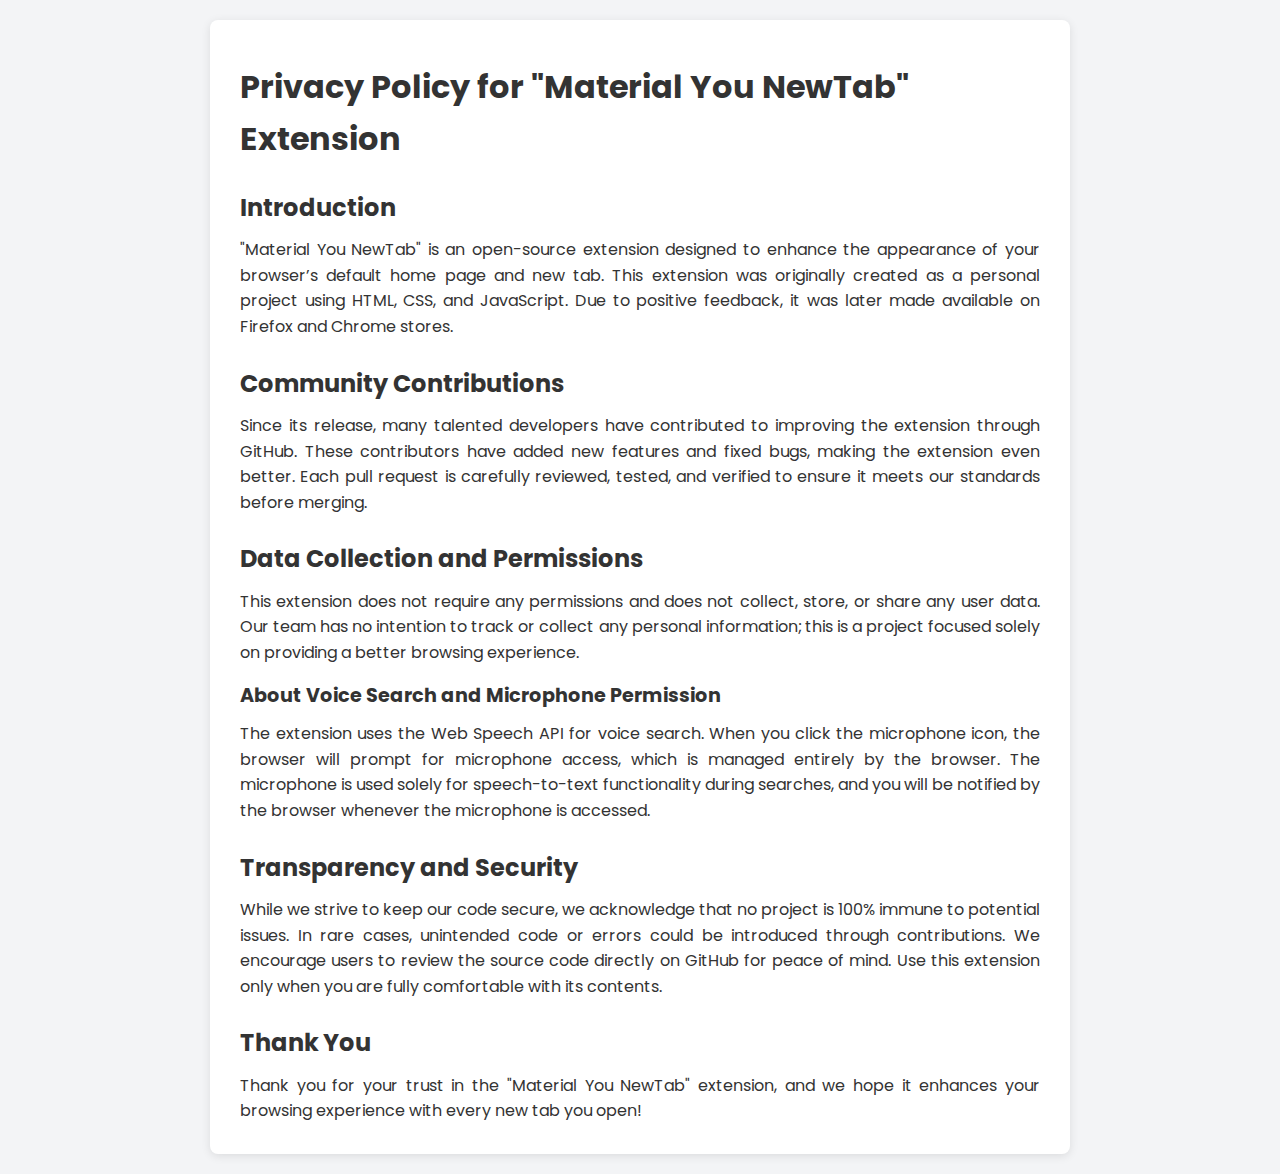
<file: privacy-policy.html>
<!DOCTYPE html>
<html lang="en">

<head>
    <meta charset="UTF-8">
    <meta name="viewport" content="width=device-width, initial-scale=1.0">
    <title>Privacy Policy for Material You NewTab Extension</title>
    <link href="https://fonts.googleapis.com/css2?family=Poppins:wght@400;600&display=swap" rel="stylesheet">
    <style>
        body {
            font-family: 'Poppins', sans-serif;
            background-color: #f3f4f6;
            color: #333;
            margin: 0;
            padding: 20px;
            line-height: 1.6;
        }

        .container {
            max-width: 800px;
            margin: auto;
            background: white;
            padding: 20px 30px;
            border-radius: 8px;
            box-shadow: 0 2px 10px rgba(0, 0, 0, 0.1);
        }



        h1 {
            font-size: 2rem;
            margin-bottom: 10px;
        }

        h2 {
            font-size: 1.5rem;
            margin-top: 25px;
            margin-bottom: 10px;
        }

        h3 {
            font-size: 1.2rem;
            margin-top: 15px;
            margin-bottom: 5px;
        }

        p {
            margin: 10px 0;
            text-align: justify;
        }

        a {
            color: #6200ea;
            text-decoration: none;
        }

        a:hover {
            text-decoration: underline;
        }
    </style>
</head>

<body>

    <div class="container">
        <h1>Privacy Policy for "Material You NewTab" Extension</h1>

        <h2>Introduction</h2>
        <p>"Material You NewTab" is an open-source extension designed to enhance the appearance of your browser’s
            default home page and new tab. This extension was originally created as a personal project using HTML, CSS,
            and JavaScript. Due to positive feedback, it was later made available on Firefox and Chrome stores.</p>

        <h2>Community Contributions</h2>
        <p>Since its release, many talented developers have contributed to improving the extension through GitHub. These
            contributors have added new features and fixed bugs, making the extension even better. Each pull request is
            carefully reviewed, tested, and verified to ensure it meets our standards before merging.</p>

        <h2>Data Collection and Permissions</h2>
        <p>This extension does not require any permissions and does not collect, store, or share any user data. Our team
            has no intention to track or collect any personal information; this is a project focused solely on providing
            a better browsing experience.</p>

        <h3>About Voice Search and Microphone Permission</h3>
        <p>The extension uses the Web Speech API for voice search. When you click the microphone icon, the browser will
            prompt for microphone access, which is managed entirely by the browser. The microphone is used solely for
            speech-to-text functionality during searches, and you will be notified by the browser whenever the
            microphone is accessed.</p>

        <h2>Transparency and Security</h2>
        <p>While we strive to keep our code secure, we acknowledge that no project is 100% immune to potential issues.
            In rare cases, unintended code or errors could be introduced through contributions. We encourage users to
            review the source code directly on GitHub for peace of mind. Use this extension only when you are fully
            comfortable with its contents.</p>

        <h2>Thank You</h2>
        <p>Thank you for your trust in the "Material You NewTab" extension, and we hope it enhances your browsing
            experience with every new tab you open!</p>

    </div>

</body>

</html>
</file>
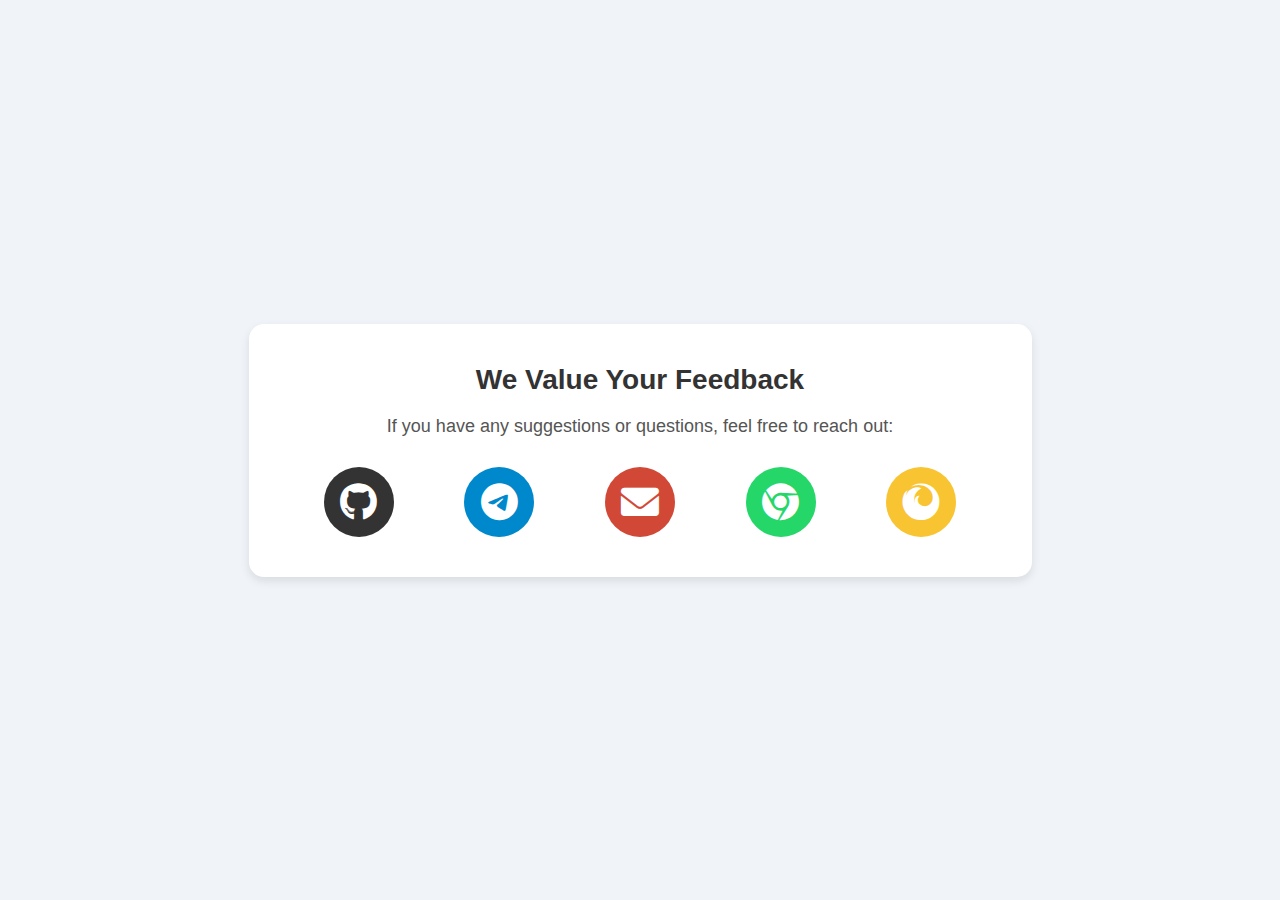
<file: docs/feedback.html>
<!DOCTYPE html>
<html lang="en">

<head>
    <meta charset="UTF-8">
    <meta name="viewport" content="width=device-width, initial-scale=1.0">
    <title>Feedback - MaterialYouNewTab</title>
    <link href="https://cdnjs.cloudflare.com/ajax/libs/font-awesome/6.0.0-beta3/css/all.min.css" rel="stylesheet">
    <style>
        body,
        h1,
        .feedback-message {
            margin: 0;
            padding: 0;
        }

        body {
            font-family: Arial, sans-serif;
            background-color: #f0f4f8;
            display: flex;
            justify-content: center;
            align-items: center;
            height: 100vh;
            color: #333;
        }

        .container {
            background-color: #fff;
            padding: 40px;
            border-radius: 15px;
            box-shadow: 0 4px 10px rgba(0, 0, 0, 0.1);
            text-align: center;
            max-width: 703px;
            width: 100%;
        }

        h1 {
            font-size: 28px;
            margin-bottom: 20px;
        }

        .feedback-message {
            font-size: 18px;
            color: #555;
            margin-bottom: 30px;
        }

        .contact-info {
            display: flex;
            justify-content: space-around;
            align-items: center;
            flex-wrap: wrap;
        }

        .contact-info a {
            color: #fff;
            text-decoration: none;
            width: 70px;
            height: 70px;
            display: flex;
            justify-content: center;
            align-items: center;
            border-radius: 50%;
            font-size: 38px;
            transition: transform 0.3s ease;
        }

        .contact-info a:hover {
            transform: scale(1.1);
        }

        .github {
            background-color: #333;
        }

        .telegram {
            background-color: #0088cc;
        }

        .email {
            background-color: #d14836;
        }

        .chrome {
            background-color: #25d669;
        }

        .firefox {
            background-color: #f9c431;
        }

        @media (max-width: 600px) {
            .contact-info a {
                font-size: 30px;
                width: 60px;
                height: 60px;
                margin: 20px;
            }
        }

        @media (prefers-color-scheme: dark) {
            body {
                background-color: #181818;
                color: #f0f4f8;
            }

            .container {
                background-color: #2a2a2a;
                box-shadow: 0 4px 10px rgba(0, 0, 0, 0.3);
            }

            .github {
                background-color: #1d1d1d;
            }

            h1,
            .feedback-message {
                color: #f0f4f8;
            }
        }
    </style>
</head>

<body>
    <div class="container">
        <h1>We Value Your Feedback</h1>
        <div class="feedback-message">
            <p>If you have any suggestions or questions, feel free to reach out:</p>
        </div>
        <div class="contact-info">
            <a href="https://github.com/raih9katerialYouNewTab/discussions" target="_blank" class="github"><i
                    class="fab fa-github"></i></a>
            <a href="https://t.me/Material_You_NewTab" target="_blank" class="telegram"><i
                    class="fab fa-telegram-plane"></i></a>
            <a href="mailto:raihankhan.dev@gmail.com" target="_blank" class="email"><i
                    class="fas fa-envelope"></i></a>
            <a href="https://chromewebstore.google.com/detail/mynt-material-you-new-tab/jjpokbgpiljgndebfoljdeihhkpcpfgl/reviews"
                target="_blank" class="chrome"><i class="fab fa-chrome"></i></a>
            <a href="https://addons.mozilla.org/en-US/firefox/addon/mynt/reviews/" target="_blank" class="firefox"><i
                    class="fab fa-firefox"></i></a>
        </div>
    </div>
</body>

</html>
</file>
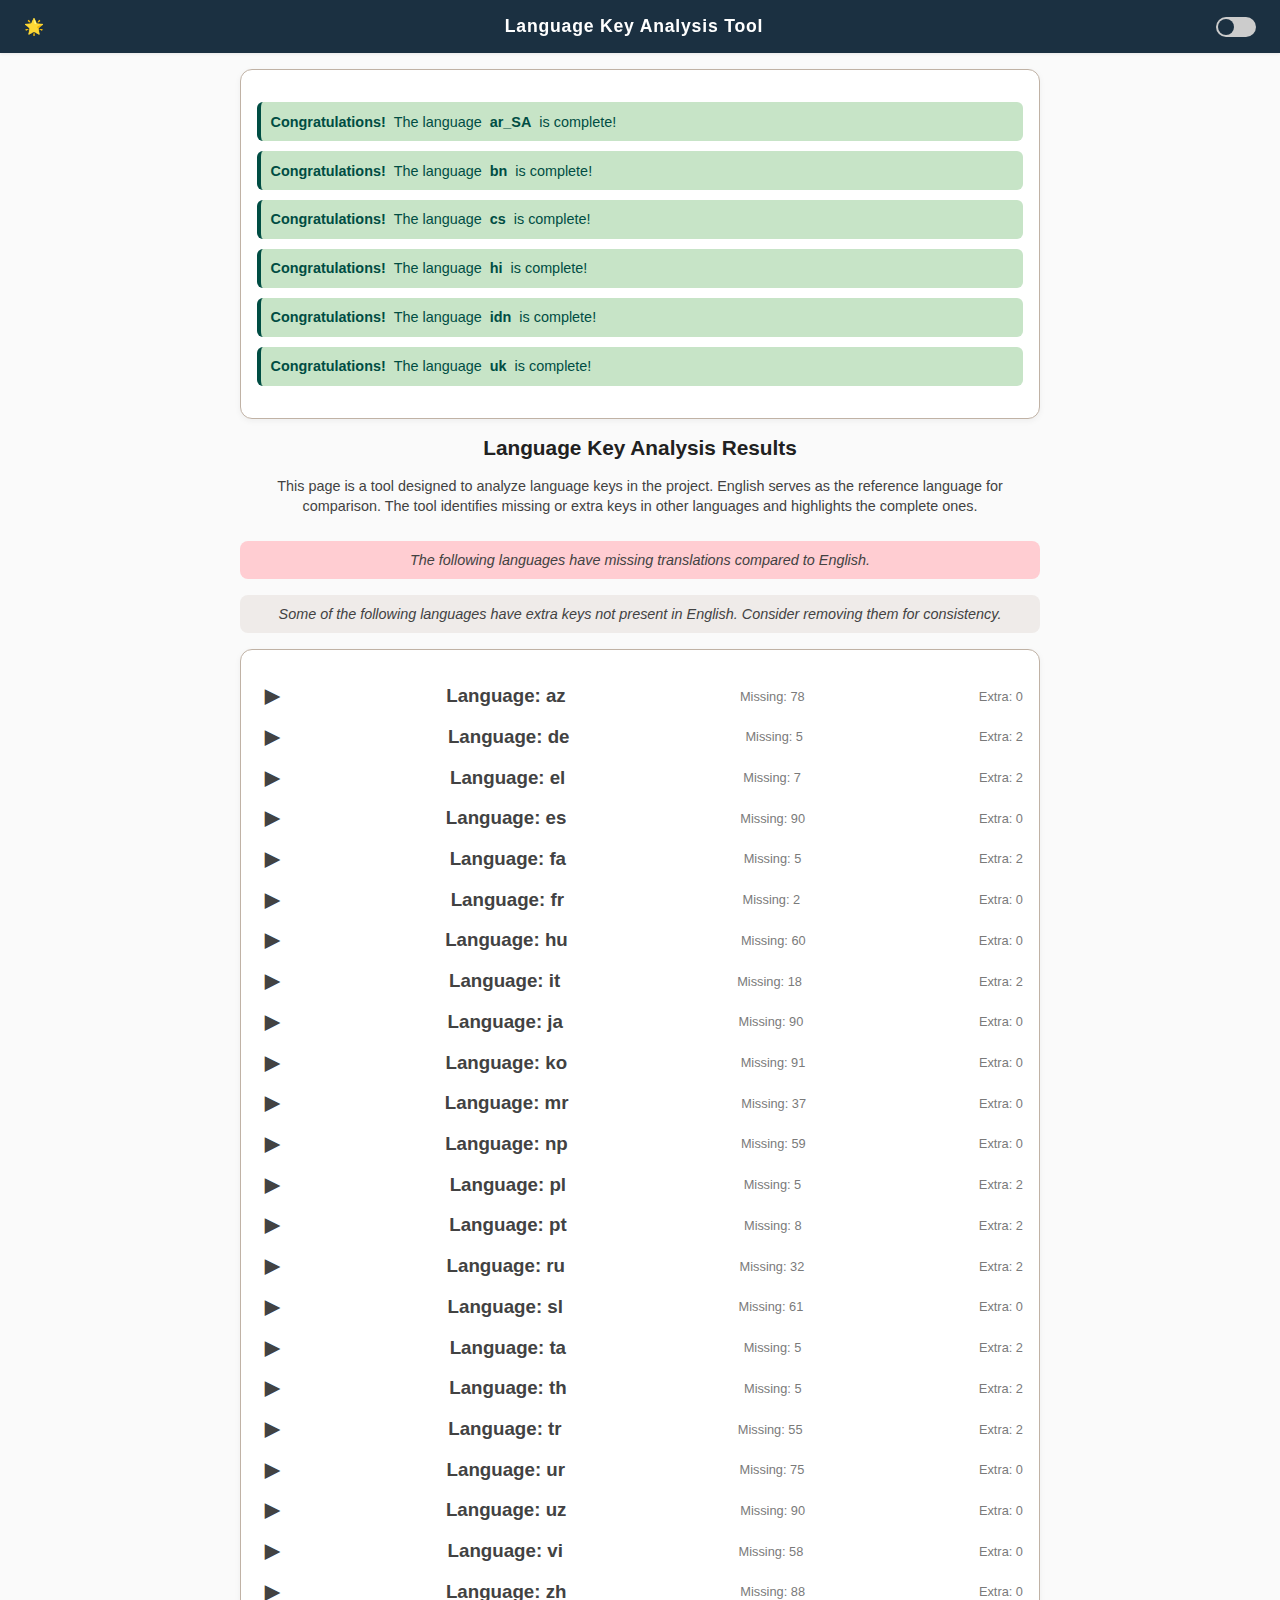
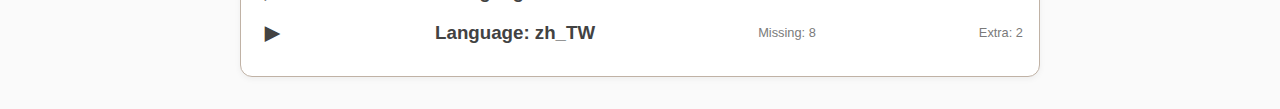
<file: tools/languagesAnalysis.html>
<!DOCTYPE html>
<html lang="en">

<head>
    <meta charset="UTF-8" />
    <meta name="viewport" content="width=device-width, initial-scale=1.0, maximum-scale=1.0, user-scalable=no" />
    <link rel="shortcut icon" href="../favicon/icon48.png" type="image/png">
    <title>Language Key Analysis</title>
    <style>
        :root {
            --md-sys-color-primary: #1b3041;
            --md-sys-color-on-primary: #ffffff;
            --md-sys-color-primary-container: #c7e4c7;
            --md-sys-color-secondary: #5d4037;
            --md-sys-color-on-secondary: #ffffff;
            --md-sys-color-secondary-container: #efebe9;
            --md-sys-color-on-secondary-container: #211a16;
            --md-sys-color-error: #860000;
            --md-sys-color-error-container: #ffcdd2;
            --md-sys-color-outline: #757575;
            --md-sys-color-background: #fafafa;
            --md-sys-color-on-background: #004d43;
            --md-sys-color-surface: #ffffff;
            --md-sys-color-on-surface: #212121;
            --md-sys-color-on-surface-variant: #424242;
            --md-sys-color-outline-variant: #c0b2a5;
        }

        :root .dark-mode {
            --md-sys-color-primary: #3c3c4c;
            --md-sys-color-on-primary: #ffffff;
            --md-sys-color-primary-container: #004d4377;
            --md-sys-color-secondary: #8d6e63;
            --md-sys-color-on-secondary: #322926;
            --md-sys-color-secondary-container: #594a44;
            --md-sys-color-on-secondary-container: #ebe1dd;
            --md-sys-color-error: #ef9a9a;
            --md-sys-color-error-container: #86000077;
            --md-sys-color-outline: #bdbdbd;
            --md-sys-color-background: #151627;
            --md-sys-color-on-background: #c7e4c7;
            --md-sys-color-surface: #212131;
            --md-sys-color-on-surface: #e0e0e0;
            --md-sys-color-on-surface-variant: #bdbdbd;
            --md-sys-color-outline-variant: #3c3c4c;
        }

        body {
            font-family: "Roboto", sans-serif;
            margin: 0;
            padding: 0;
            transition: background-color 0.3s, color 0.3s;
            background-color: var(--md-sys-color-background);
            color: var(--md-sys-color-on-background);
            display: flex;
            flex-direction: column;
            min-height: 100vh;
        }

        main {
            flex: 1;
            padding: 1rem;
            max-width: 800px;
            margin: 0 auto;
            overflow-y: auto;
            -webkit-overflow-scrolling: touch;
        }

        #results,
        #complete {
            border-radius: 12px;
            padding: 1rem;
            box-shadow: 0 2px 6px rgba(0, 0, 0, 0.05);
            margin-bottom: 1rem;
            transition: background-color 0.3s, border-color 0.3s;
            background-color: var(--md-sys-color-surface);
            border: 1px solid var(--md-sys-color-outline-variant);
        }

        #results ul,
        #complete ul {
            list-style: none;
            padding: 0;
        }

        #results li,
        #complete li {
            margin: 0.6rem 0;
            padding: 0.6rem;
            border-left: 4px solid;
            border-radius: 6px;
            transition: background-color 0.3s;
            line-height: 1.4;
            font-size: 0.9rem;
            display: flex;
            align-items: center;
            gap: 0.5rem;
        }

        #results li.missing {
            border-left-color: var(--md-sys-color-error);
            background-color: var(--md-sys-color-error-container);
            color: var(--md-sys-color-error);
        }

        #results li.extra {
            border-left-color: var(--md-sys-color-secondary);
            background-color: var(--md-sys-color-secondary-container);
        }

        #complete li {
            border-left-color: var(--md-sys-color-on-background);
            background-color: var(--md-sys-color-primary-container);
        }

        h2 {
            text-align: center;
            color: var(--md-sys-color-on-surface);
            transition: color 0.3s;
            margin-bottom: 1rem;
            font-size: 1.3rem;
        }

        .material-banner {
            display: flex;
            align-items: center;
            justify-content: space-between;
            background-color: var(--md-sys-color-primary);
            color: var(--md-sys-color-on-primary);
            padding: 1rem 1.5rem;
            border-radius: 0;
            box-shadow: 0 1px 3px rgba(0, 0, 0, 0.08);
            position: sticky;
            top: 0;
            z-index: 10;
        }

        .material-banner strong {
            margin-left: 0.5rem;
            font-size: 1.1rem;
            letter-spacing: 0.05rem;
        }

        nav {
            display: flex;
            justify-content: flex-end;
            gap: 0.5rem;
        }

        nav button {
            cursor: pointer;
            text-decoration: none;
            color: var(--md-sys-color-on-primary);
            font-weight: bold;
            padding: 0.6rem 1rem;
            background-color: var(--md-sys-color-secondary);
            border-radius: 6px;
            border: none;
            transition: background-color 0.3s;
            font-size: 0.9rem;
        }

        nav button:hover {
            background-color: var(--md-sys-color-secondary-container);
            color: var(--md-sys-color-on-secondary-container);
        }

        p {
            text-align: center;
            margin-bottom: 1.5rem;
            color: var(--md-sys-color-on-surface-variant);
            line-height: 1.4;
            font-size: 0.9rem;
        }

        /* Estilos para o checkbox */
        input[type="checkbox"] {
            appearance: none;
            -webkit-appearance: none;
            -moz-appearance: none;
            width: 18px;
            height: 18px;
            border: 2px solid var(--md-sys-color-error);
            border-radius: 4px;
            outline: none;
            cursor: pointer;
            transition: background-color 0.2s, border-color 0.2s;
        }

        input[type="checkbox"]:checked {
            background-color: var(--md-sys-color-error);
            border-color: var(--md-sys-color-error);
            background-image: url('data:image/svg+xml;utf8,<svg xmlns="http://www.w3.org/2000/svg" viewBox="0 0 24 24" fill="%23fff"><path d="M9 16.17L4.83 12l-1.42 1.41L9 19 21 7l-1.41-1.41z"/></svg>');
            background-size: 100% 100%;
            background-position: center;
            background-repeat: no-repeat;
        }

        li.checked {
            opacity: 0.7;
        }

        li.checked span {
            text-decoration: line-through;
        }

        .language-group {
            margin-bottom: 1rem;
        }

        .language-group h3 {
            margin-bottom: 0.5rem;
            color: var(--md-sys-color-on-surface-variant);
            padding-left: 0.5rem;
            display: flex;
            align-items: center;
            cursor: pointer;
            user-select: none;
            justify-content: space-between;
            /* Alinha o texto à esquerda e o contador à direita */
        }

        .language-group h3::before {
            content: "▶";
            display: inline-block;
            margin-right: 0.5rem;
            transition: transform 0.2s;
            transform: rotate(90deg);
        }

        .language-group.collapsed h3::before {
            transform: none;
        }

        .language-group ul {
            padding-left: 1rem;
        }

        .language-group.collapsed ul {
            display: none;
        }

        #theme-toggle {
            position: relative;
            width: 40px;
            height: 20px;
            border-radius: 15px;
            background-color: #ccc;
            border: none;
            transition: background-color 0.3s;
        }

        #theme-toggle::before {
            content: "";
            position: absolute;
            top: 2px;
            left: 2px;
            width: 16px;
            height: 16px;
            background-color: var(--md-sys-color-primary);
            border-radius: 50%;
            transition: left 0.3s ease;
        }

        body.dark-mode #theme-toggle::before {
            left: 22px;
        }

        /* Animação suave */
        .material-banner,
        nav button,
        #results,
        #complete,
        #results li,
        #complete li,
        input[type="checkbox"],
        #theme-toggle {
            transition: all 0.2s ease;
        }

        #incomplete-message {
            text-align: center;
            margin-bottom: 1rem;
            color: var(--md-sys-color-on-surface-variant);
            font-size: 0.9rem;
            font-style: italic;
            background-color: var(--md-sys-color-error-container);
            padding: 0.7rem;
            border-radius: 8px;
            display: block;
            animation: fadeIn 0.3s ease-in-out;
            /* Adicionando animação */
        }

        #extra-keys-message {
            text-align: center;
            margin-bottom: 1rem;
            color: var(--md-sys-color-on-surface-variant);
            font-size: 0.9rem;
            font-style: italic;
            background-color: var(--md-sys-color-secondary-container);
            padding: 0.7rem;
            border-radius: 8px;
            display: none;
            animation: fadeIn 0.3s ease-in-out;
        }

        @keyframes fadeIn {
            from {
                opacity: 0;
            }

            to {
                opacity: 1;
            }
        }

        .key-count {
            font-size: 0.8rem;
            font-weight: normal;
            margin-left: 1rem;
            opacity: 0.7;
        }

        ::-webkit-scrollbar {
            width: 6px;
        }

        ::-webkit-scrollbar-track {
            background-color: transparent;
        }

        ::-webkit-scrollbar-thumb {
            background-color: var(--md-sys-color-on-surface-variant);
            border-radius: 3px;
        }
    </style>
    <!-- SCRIPTS -->
    <script src="../locales/pt.js"></script>
    <script src="../locales/en.js"></script>
    <script src="../locales/es.js"></script>
    <script src="../locales/hi.js"></script>
    <script src="../locales/hu.js"></script>
    <script src="../locales/zh.js"></script>
    <script src="../locales/cs.js"></script>
    <script src="../locales/it.js"></script>
    <script src="../locales/tr.js"></script>
    <script src="../locales/bn.js"></script>
    <script src="../locales/vi.js"></script>
    <script src="../locales/ru.js"></script>
    <script src="../locales/uz.js"></script>
    <script src="../locales/ja.js"></script>
    <script src="../locales/ko.js"></script>
    <script src="../locales/idn.js"></script>
    <script src="../locales/mr.js"></script>
    <script src="../locales/fr.js"></script>
    <script src="../locales/az.js"></script>
    <script src="../locales/sl.js"></script>
    <script src="../locales/np.js"></script>
    <script src="../locales/zh_TW.js"></script>
    <script src="../locales/ur.js"></script>
    <script src="../locales/de.js"></script>
    <script src="../locales/fa.js"></script>
    <script src="../locales/ar_SA.js"></script>
    <script src="../locales/el.js"></script>
    <script src="../locales/ta.js"></script>
    <script src="../locales/th.js"></script>
    <script src="../locales/pl.js"></script>
    <script src="../locales/uk.js"></script>
</head>

<body class="light-mode">
    <div class="material-banner">
        <span>🌟</span>
        <strong>Language Key Analysis Tool</strong>
        <nav>
            <button id="theme-toggle"></button>
        </nav>
    </div>
    <main>
        <div id="complete"></div>
        <h2>Language Key Analysis Results</h2>
        <p>
            This page is a tool designed to analyze language keys in the project. English serves as the reference
            language for
            comparison. The tool identifies missing or extra keys in other languages and highlights the complete ones.
        </p>
        <div id="incomplete-message" style="display: none">
            The following languages have missing translations compared to English.
        </div>
        <div id="extra-keys-message" style="display: none">
            Some of the following languages have extra keys not present in English. Consider removing them for
            consistency.
        </div>
        <div id="results"></div>
    </main>
    <script>
        const languages = { ar_SA, az, bn, cs, de, el, en, es, fa, fr, hi, hu, idn, it, ja, ko, mr, np, pl, pt, ru, sl, ta, th, tr, uk, ur, uz, vi, zh, zh_TW };
        const resultsDiv = document.getElementById("results");
        const completeDiv = document.getElementById("complete");
        const themeToggle = document.getElementById("theme-toggle");
        const incompleteMessage = document.getElementById("incomplete-message");
        const extraKeysMessage = document.getElementById("extra-keys-message");

        function compareLanguageKeys(referenceLang, languages) {
            const analysis = {};

            for (const lang in languages) {
                if (lang !== referenceLang) {
                    const refKeys = Object.keys(languages[referenceLang]);
                    const langKeys = Object.keys(languages[lang]);

                    const missing = refKeys.filter((key) => !langKeys.includes(key));
                    const extra = langKeys.filter((key) => !refKeys.includes(key));

                    analysis[lang] = {
                        missingKeys: missing,
                        extraKeys: extra,
                        isComplete: missing.length === 0 && extra.length === 0,
                    };
                }
            }
            return analysis;
        }
        const languageAnalysis = compareLanguageKeys("en", languages);
        const ulResults = document.createElement("ul");
        const ulComplete = document.createElement("ul");

        for (const lang in languageAnalysis) {
            if (languageAnalysis[lang].isComplete) {
                const li = document.createElement("li");
                li.innerHTML = `<strong>Congratulations!</strong> The language <strong>${lang}</strong> is complete!`;
                ulComplete.appendChild(li);
            }
        }

        const languageGroups = {};
        let hasMissingKeys = false;
        let hasExtraKeys = false;

        for (const lang in languageAnalysis) {
            const { missingKeys, extraKeys } = languageAnalysis[lang];
            if (missingKeys.length > 0 || extraKeys.length > 0) {
                hasMissingKeys = hasMissingKeys || missingKeys.length > 0;
                hasExtraKeys = hasExtraKeys || extraKeys.length > 0;

                languageGroups[lang] = document.createElement("div");
                languageGroups[lang].classList.add("language-group", "collapsed");
                const h3 = document.createElement("h3");
                h3.innerHTML = `Language: ${lang}
                    <span class="key-count">Missing: ${missingKeys.length}</span>
                    <span class="key-count">Extra: ${extraKeys.length}</span>
                `;
                languageGroups[lang].appendChild(h3);
                languageGroups[lang].appendChild(document.createElement("ul"));

                const ul = languageGroups[lang].querySelector("ul");
                missingKeys.forEach((key) => {
                    const li = document.createElement("li");
                    li.classList.add("missing");
                    li.innerHTML = `
                        <input type="checkbox" id="checkbox-missing-${lang}-${key}" data-lang="${lang}" data-key="${key}">
                       <span>Missing: ${key}</span>
                    `;
                    ul.appendChild(li);
                });

                extraKeys.forEach((key) => {
                    const li = document.createElement("li");
                    li.classList.add("extra");
                    li.innerHTML = `
                        <span>Extra: ${key}</span>
                    `;
                    ul.appendChild(li);
                });
            }
        }

        for (const langGroup in languageGroups) {
            ulResults.appendChild(languageGroups[langGroup]);
        }

        if (
            Object.keys(languageAnalysis).filter(
                (lang) => languageAnalysis[lang].isComplete
            ).length > 0
        ) {
            completeDiv.appendChild(ulComplete);
        } else {
            const li = document.createElement("li");
            li.textContent = "No languages are complete.";
            ulComplete.appendChild(li);
            completeDiv.appendChild(ulComplete);
        }

        if (hasMissingKeys) {
            incompleteMessage.style.display = "block";
        }

        if (hasExtraKeys) {
            extraKeysMessage.style.display = "block";
        }

        if (hasMissingKeys || hasExtraKeys) {
            resultsDiv.appendChild(ulResults);
        }

        resultsDiv.addEventListener("change", (event) => {
            if (event.target.type === "checkbox") {
                const checkbox = event.target;
                const listItem = checkbox.closest("li");
                if (checkbox.checked) {
                    listItem.classList.add("checked");
                } else {
                    listItem.classList.remove("checked");
                }
            }
        });

        resultsDiv.addEventListener("click", (event) => {
            if (event.target.closest(".language-group h3")) {
                const group = event.target.closest(".language-group");
                group.classList.toggle("collapsed");
            }
        });

        themeToggle.addEventListener("click", () => {
            document.body.classList.toggle("dark-mode");
        });
    </script>
</body>

</html>
</file>
